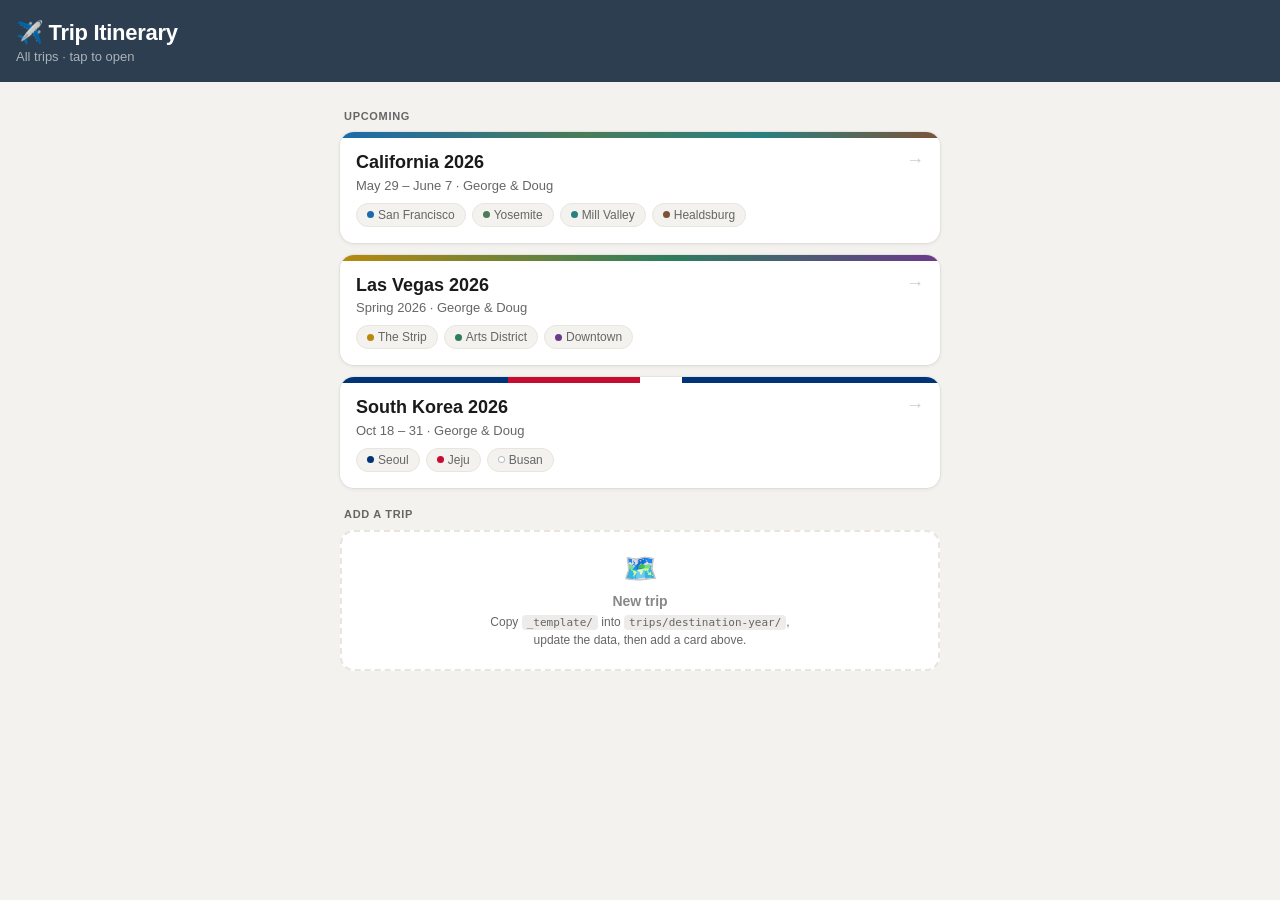
<file: index.html>
<!DOCTYPE html>
<html lang="en">
<head>
  <meta charset="UTF-8" />
  <meta name="viewport" content="width=device-width, initial-scale=1" />
  <meta name="theme-color" content="#2c3e50" />
  <link rel="icon" href="favicon.svg" type="image/svg+xml" />
  <title>Trip Itinerary</title>
  <style>
    *, *::before, *::after { box-sizing: border-box; margin: 0; padding: 0; }

    :root {
      --bg: #f4f2ee;
      --card: #fff;
      --text: #1a1a1a;
      --muted: #666;
      --border: #e8e5df;
    }

    body {
      font-family: -apple-system, BlinkMacSystemFont, 'Segoe UI', Roboto, sans-serif;
      background: var(--bg);
      color: var(--text);
      min-height: 100vh;
    }

    header {
      background: #2c3e50;
      color: #fff;
      padding: 20px 16px 18px;
    }

    header h1 {
      font-size: 22px;
      font-weight: 700;
      letter-spacing: -0.3px;
    }

    header p {
      font-size: 13px;
      opacity: 0.6;
      margin-top: 3px;
    }

    main {
      padding: 16px 12px 32px;
      max-width: 600px;
      margin: 0 auto;
    }

    .section-label {
      font-size: 11px;
      font-weight: 700;
      text-transform: uppercase;
      letter-spacing: 0.7px;
      color: var(--muted);
      margin: 20px 0 10px 4px;
    }

    .section-label:first-child { margin-top: 8px; }

    .trip-card {
      background: var(--card);
      border-radius: 14px;
      overflow: hidden;
      box-shadow: 0 1px 4px rgba(0,0,0,0.08), 0 0 0 1px rgba(0,0,0,0.04);
      margin-bottom: 12px;
      text-decoration: none;
      color: inherit;
      display: block;
      -webkit-tap-highlight-color: transparent;
      transition: transform 0.1s, box-shadow 0.1s;
    }

    .trip-card:active {
      transform: scale(0.98);
      box-shadow: 0 1px 2px rgba(0,0,0,0.06);
    }

    .card-accent {
      height: 6px;
    }

    .card-body {
      padding: 14px 16px 16px;
    }

    .card-name {
      font-size: 18px;
      font-weight: 700;
      line-height: 1.2;
      margin-bottom: 4px;
    }

    .card-dates {
      font-size: 13px;
      color: var(--muted);
      margin-bottom: 10px;
    }

    .card-tags {
      display: flex;
      flex-wrap: wrap;
      gap: 6px;
    }

    .tag {
      display: flex;
      align-items: center;
      gap: 4px;
      background: var(--bg);
      border: 1px solid var(--border);
      border-radius: 20px;
      padding: 4px 10px;
      font-size: 12px;
      color: var(--muted);
    }

    .tag-dot {
      width: 7px;
      height: 7px;
      border-radius: 50%;
      flex-shrink: 0;
    }

    .card-arrow {
      float: right;
      font-size: 18px;
      color: #ccc;
      margin-top: -2px;
    }

    /* Placeholder "add trip" card */
    .add-card {
      background: var(--card);
      border: 2px dashed var(--border);
      border-radius: 14px;
      padding: 20px 16px;
      text-align: center;
      color: var(--muted);
      font-size: 14px;
    }

    .add-card-icon {
      font-size: 28px;
      margin-bottom: 8px;
    }

    .add-card-title {
      font-weight: 600;
      margin-bottom: 4px;
      color: #888;
    }

    .add-card-hint {
      font-size: 12px;
      line-height: 1.5;
    }

    code {
      background: #eeecea;
      border-radius: 4px;
      padding: 1px 5px;
      font-size: 11px;
      font-family: 'SF Mono', 'Menlo', monospace;
    }

    @media (min-width: 600px) {
      main { padding: 20px 0 40px; }
    }
  </style>
</head>
<body>

<header>
  <h1>✈️ Trip Itinerary</h1>
  <p>All trips · tap to open</p>
</header>

<main>

  <div class="section-label">Upcoming</div>

  <a class="trip-card" href="trips/california-2026/">
    <div class="card-accent" style="background: linear-gradient(90deg, #1a6bac 0%, #4a7c59 40%, #2a8080 70%, #7c5339 100%)"></div>
    <div class="card-body">
      <div class="card-arrow">→</div>
      <div class="card-name">California 2026</div>
      <div class="card-dates">May 29 – June 7 · George &amp; Doug</div>
      <div class="card-tags">
        <span class="tag"><span class="tag-dot" style="background:#1a6bac"></span>San Francisco</span>
        <span class="tag"><span class="tag-dot" style="background:#4a7c59"></span>Yosemite</span>
        <span class="tag"><span class="tag-dot" style="background:#2a8080"></span>Mill Valley</span>
        <span class="tag"><span class="tag-dot" style="background:#7c5339"></span>Healdsburg</span>
      </div>
    </div>
  </a>

  <a class="trip-card" href="trips/las-vegas-2026/">
    <div class="card-accent" style="background: linear-gradient(90deg, #b8890e 0%, #2e7d5e 55%, #6b3a8b 100%)"></div>
    <div class="card-body">
      <div class="card-arrow">→</div>
      <div class="card-name">Las Vegas 2026</div>
      <div class="card-dates">Spring 2026 · George &amp; Doug</div>
      <div class="card-tags">
        <span class="tag"><span class="tag-dot" style="background:#b8890e"></span>The Strip</span>
        <span class="tag"><span class="tag-dot" style="background:#2e7d5e"></span>Arts District</span>
        <span class="tag"><span class="tag-dot" style="background:#6b3a8b"></span>Downtown</span>
      </div>
    </div>
  </a>

  <a class="trip-card" href="trips/south-korea-2026/">
    <div class="card-accent" style="background: linear-gradient(90deg, #003478 0%, #003478 28%, #C60C30 28%, #C60C30 50%, #fff 50%, #fff 57%, #003478 57%, #003478 100%)"></div>
    <div class="card-body">
      <div class="card-arrow">→</div>
      <div class="card-name">South Korea 2026</div>
      <div class="card-dates">Oct 18 – 31 · George &amp; Doug</div>
      <div class="card-tags">
        <span class="tag"><span class="tag-dot" style="background:#003478"></span>Seoul</span>
        <span class="tag"><span class="tag-dot" style="background:#C60C30"></span>Jeju</span>
        <span class="tag"><span class="tag-dot" style="background:#fff;box-shadow:inset 0 0 0 1px #b8bcc2"></span>Busan</span>
      </div>
    </div>
  </a>

  <div class="section-label">Add a trip</div>

  <div class="add-card">
    <div class="add-card-icon">🗺️</div>
    <div class="add-card-title">New trip</div>
    <div class="add-card-hint">
      Copy <code>_template/</code> into <code>trips/destination-year/</code>,<br>
      update the data, then add a card above.
    </div>
  </div>

</main>

</body>
</html>
</file>
